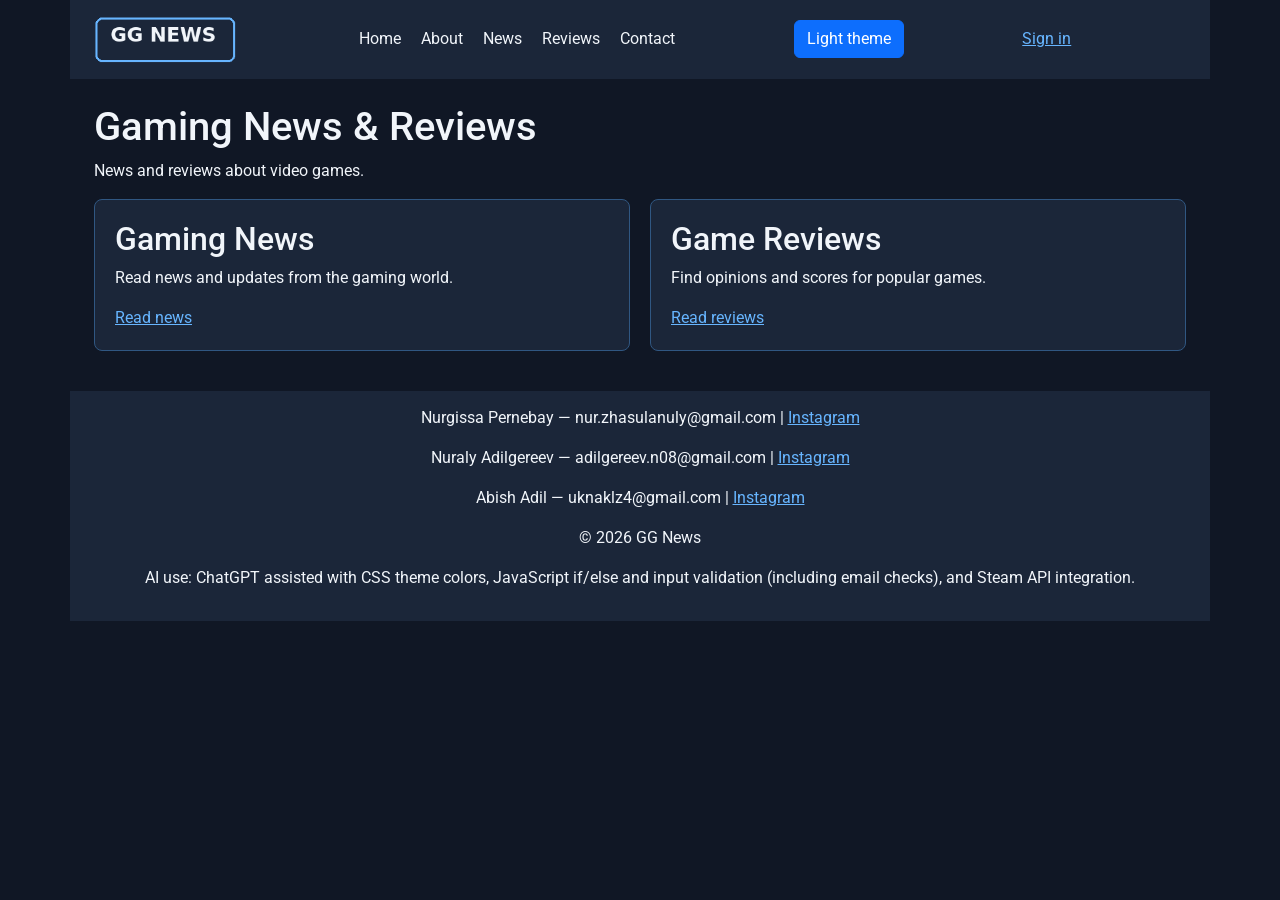
<file: index.html>
<!DOCTYPE html>
<html lang="en">
<head>
    <meta charset="UTF-8">
    <meta name="viewport" content="width=device-width, initial-scale=1.0">
    <title>Home - GG News</title>
    <link rel="stylesheet" href="https://cdn.jsdelivr.net/npm/bootstrap@5.3.6/dist/css/bootstrap.css">
    <link href="https://fonts.googleapis.com/css2?family=Roboto:wght@400;700&display=swap" rel="stylesheet">
    <link rel="stylesheet" href="css/style.css">
</head>
<body>
    <header class="container bar">
        <img class="logo" src="images/logo.png" alt="GG News logo">
        <nav class="menu">
            <a href="index.html">Home</a>
            <a href="about.html">About</a>
            <a href="news.html">News</a>
            <a href="reviews.html">Reviews</a>
            <a href="contact.html">Contact</a>
        </nav>
        <button class="btn btn-primary" id="themeButton" type="button">Light theme</button>
        <a id="signInLink" href="contact.html#signIn">Sign in</a>
        <span id="signedInUser"></span>
        <button class="btn btn-primary" id="signOutButton" type="button">Sign out</button>
    </header>
    <main class="container p-4">
        <h1>Gaming News &amp; Reviews</h1>
        <p>News and reviews about video games.</p>
        <div class="grid">
            <div class="card">
                <h2>Gaming News</h2>
                <p>Read news and updates from the gaming world.</p>
                <a href="news.html">Read news</a>
            </div>
            <div class="card">
                <h2>Game Reviews</h2>
                <p>Find opinions and scores for popular games.</p>
                <a href="reviews.html">Read reviews</a>
            </div>
        </div>
    </main>
    <footer class="container foot text-center mt-3">
        <p>Nurgissa Pernebay — nur.zhasulanuly@gmail.com | <a href="https://www.instagram.com/nurgissa_pernebay/">Instagram</a></p>
        <p>Nuraly Adilgereev — adilgereev.n08@gmail.com | <a href="https://www.instagram.com/adilgereeev_/">Instagram</a></p>
        <p>Abish Adil — uknaklz4@gmail.com | <a href="https://www.instagram.com/epespsycho/">Instagram</a></p>
        <p>© 2026 GG News</p>
        <p>AI use: ChatGPT assisted with CSS theme colors, JavaScript if/else and input validation (including email checks), and Steam API integration.</p>
    </footer>
    <script src="https://code.jquery.com/jquery-3.7.1.js"></script>
    <script src="js/script.js"></script>
</body>
</html>
</file>
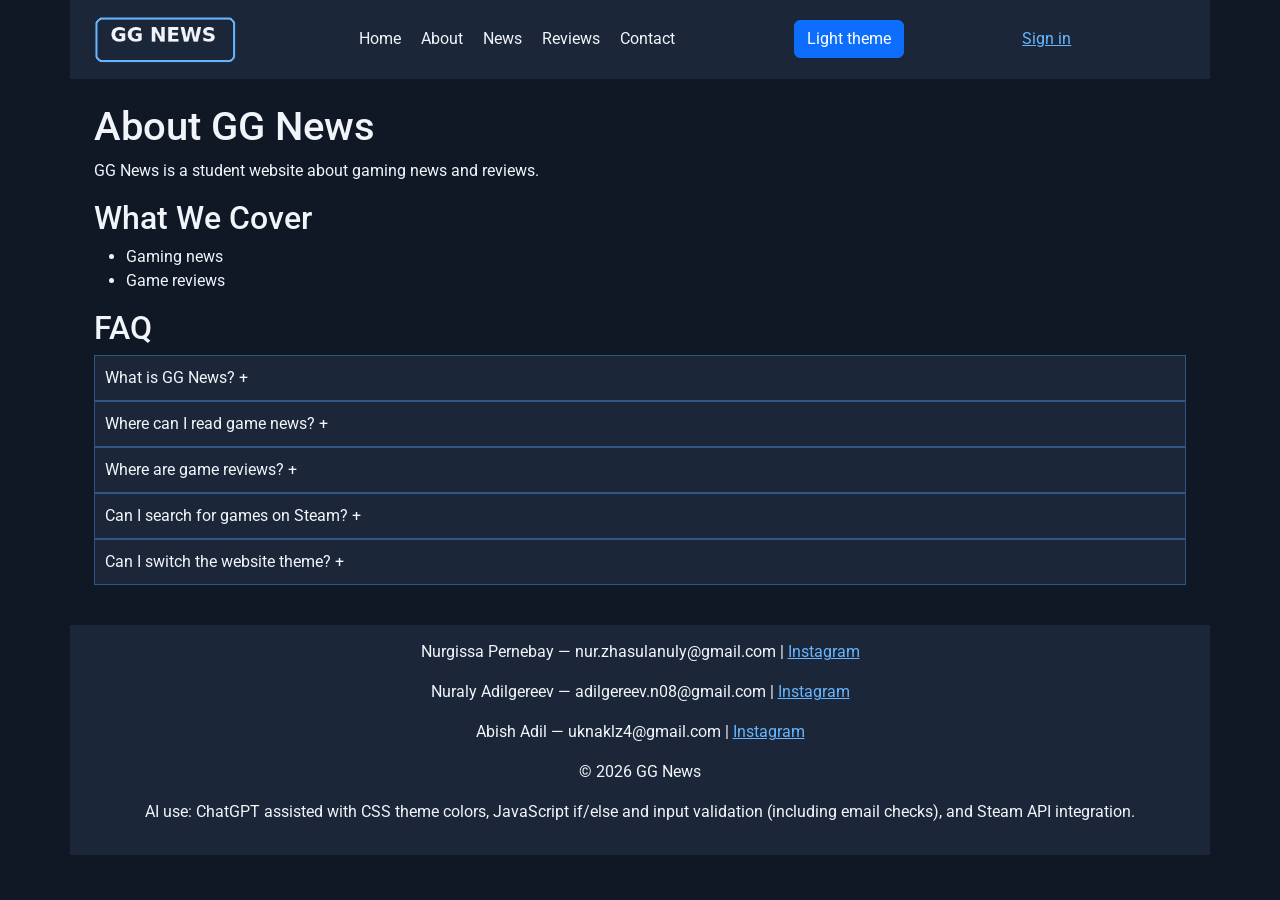
<file: about.html>
<!DOCTYPE html>
<html lang="en">
<head>
    <meta charset="UTF-8">
    <meta name="viewport" content="width=device-width, initial-scale=1.0">
    <title>About - GG News</title>
    <link rel="stylesheet" href="https://cdn.jsdelivr.net/npm/bootstrap@5.3.6/dist/css/bootstrap.css">
    <link href="https://fonts.googleapis.com/css2?family=Roboto:wght@400;700&display=swap" rel="stylesheet">
    <link rel="stylesheet" href="css/style.css">
</head>
<body>
    <header class="container bar">
        <img class="logo" src="images/logo.png" alt="GG News logo">
        <nav class="menu">
            <a href="index.html">Home</a>
            <a href="about.html">About</a>
            <a href="news.html">News</a>
            <a href="reviews.html">Reviews</a>
            <a href="contact.html">Contact</a>
        </nav>
        <button class="btn btn-primary" id="themeButton" type="button">Light theme</button>
        <a id="signInLink" href="contact.html#signIn">Sign in</a>
        <span id="signedInUser"></span>
        <button class="btn btn-primary" id="signOutButton" type="button">Sign out</button>
    </header>
    <main class="container p-4">
        <h1>About GG News</h1>
        <p>GG News is a student website about gaming news and reviews.</p>
        <h2>What We Cover</h2>
        <ul>
            <li>Gaming news</li>
            <li>Game reviews</li>
        </ul>
        <h2>FAQ</h2>
        <div id="faq">
            <button class="faq-question" type="button">What is GG News? <span>+</span></button>
            <p class="faq-answer">A student website about gaming news and reviews.</p>
            <button class="faq-question" type="button">Where can I read game news? <span>+</span></button>
            <p class="faq-answer">Open the News page.</p>
            <button class="faq-question" type="button">Where are game reviews? <span>+</span></button>
            <p class="faq-answer">Open the Reviews page.</p>
            <button class="faq-question" type="button">Can I search for games on Steam? <span>+</span></button>
            <p class="faq-answer">Yes. Use the Steam Search section on the News page.</p>
            <button class="faq-question" type="button">Can I switch the website theme? <span>+</span></button>
            <p class="faq-answer">Yes. Click the theme button at the top of any page.</p>
        </div>
    </main>
    <footer class="container foot text-center mt-3">
        <p>Nurgissa Pernebay — nur.zhasulanuly@gmail.com | <a href="https://www.instagram.com/nurgissa_pernebay/">Instagram</a></p>
        <p>Nuraly Adilgereev — adilgereev.n08@gmail.com | <a href="https://www.instagram.com/adilgereeev_/">Instagram</a></p>
        <p>Abish Adil — uknaklz4@gmail.com | <a href="https://www.instagram.com/epespsycho/">Instagram</a></p>
        <p>© 2026 GG News</p>
        <p>AI use: ChatGPT assisted with CSS theme colors, JavaScript if/else and input validation (including email checks), and Steam API integration.</p>
    </footer>
    <script src="https://code.jquery.com/jquery-3.7.1.js"></script>
    <script src="js/script.js"></script>
</body>
</html>
</file>
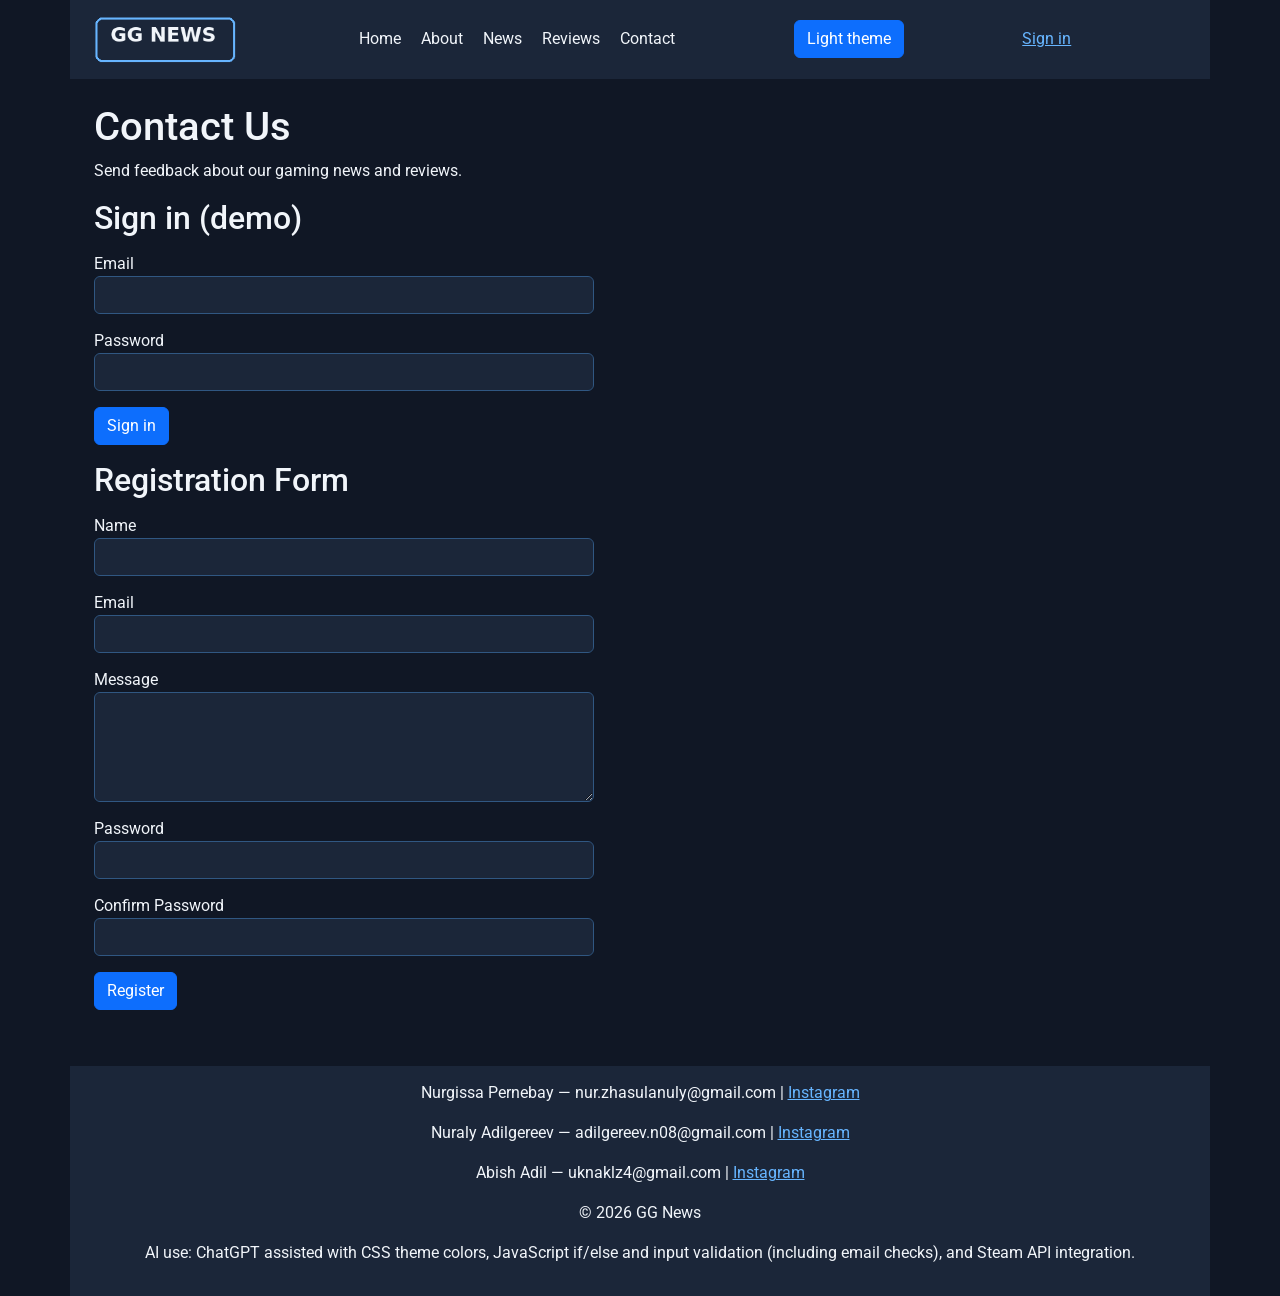
<file: contact.html>
<!DOCTYPE html>
<html lang="en">
<head>
    <meta charset="UTF-8">
    <meta name="viewport" content="width=device-width, initial-scale=1.0">
    <title>Contact - GG News</title>
    <link rel="stylesheet" href="https://cdn.jsdelivr.net/npm/bootstrap@5.3.6/dist/css/bootstrap.css">
    <link href="https://fonts.googleapis.com/css2?family=Roboto:wght@400;700&display=swap" rel="stylesheet">
    <link rel="stylesheet" href="css/style.css">
</head>
<body>
    <header class="container bar">
        <img class="logo" src="images/logo.png" alt="GG News logo">
        <nav class="menu">
            <a href="index.html">Home</a>
            <a href="about.html">About</a>
            <a href="news.html">News</a>
            <a href="reviews.html">Reviews</a>
            <a href="contact.html">Contact</a>
        </nav>
        <button class="btn btn-primary" id="themeButton" type="button">Light theme</button>
        <a id="signInLink" href="contact.html#signIn">Sign in</a>
        <span id="signedInUser"></span>
        <button class="btn btn-primary" id="signOutButton" type="button">Sign out</button>
    </header>
    <main class="container p-4">
        <h1>Contact Us</h1>
        <p>Send feedback about our gaming news and reviews.</p>
        <h2 id="signIn">Sign in (demo)</h2>
        <form id="signInForm" class="form" novalidate>
            <label for="signInEmail">Email</label>
            <input class="form-control" id="signInEmail" type="email" required>
            <label for="signInPassword">Password</label>
            <input class="form-control" id="signInPassword" type="password" required>
            <button class="btn btn-primary mt-3" type="submit">Sign in</button>
        </form>
        <p id="signInStatus"></p>
        <h2>Registration Form</h2>
        <form class="form" id="registerForm" novalidate>
            <label for="name">Name</label>
            <input class="form-control" type="text" id="name" required>
            <small id="nameFeedback" class="d-block"></small>
            <label for="email">Email</label>
            <input class="form-control" type="email" id="email" required>
            <small id="emailFeedback" class="d-block"></small>
            <label for="message">Message</label>
            <textarea class="form-control" id="message" rows="4" required></textarea>
            <small id="messageFeedback" class="d-block"></small>
            <label for="password">Password</label>
            <input class="form-control" type="password" id="password" required>
            <small id="passwordFeedback" class="d-block"></small>
            <small id="strength" class="d-block"></small>
            <label for="confirmPassword">Confirm Password</label>
            <input class="form-control" type="password" id="confirmPassword" required>
            <small id="confirmPasswordFeedback" class="d-block"></small>
            <button class="btn btn-primary mt-3" type="submit">Register</button>
            <p id="formStatus" class="mt-2"></p>
        </form>
    </main>
    <footer class="container foot text-center mt-3">
        <p>Nurgissa Pernebay — nur.zhasulanuly@gmail.com | <a href="https://www.instagram.com/nurgissa_pernebay/">Instagram</a></p>
        <p>Nuraly Adilgereev — adilgereev.n08@gmail.com | <a href="https://www.instagram.com/adilgereeev_/">Instagram</a></p>
        <p>Abish Adil — uknaklz4@gmail.com | <a href="https://www.instagram.com/epespsycho/">Instagram</a></p>
        <p>© 2026 GG News</p>
        <p>AI use: ChatGPT assisted with CSS theme colors, JavaScript if/else and input validation (including email checks), and Steam API integration.</p>
    </footer>
    <script src="https://code.jquery.com/jquery-3.7.1.js"></script>
    <script src="js/script.js"></script>
</body>
</html>
</file>
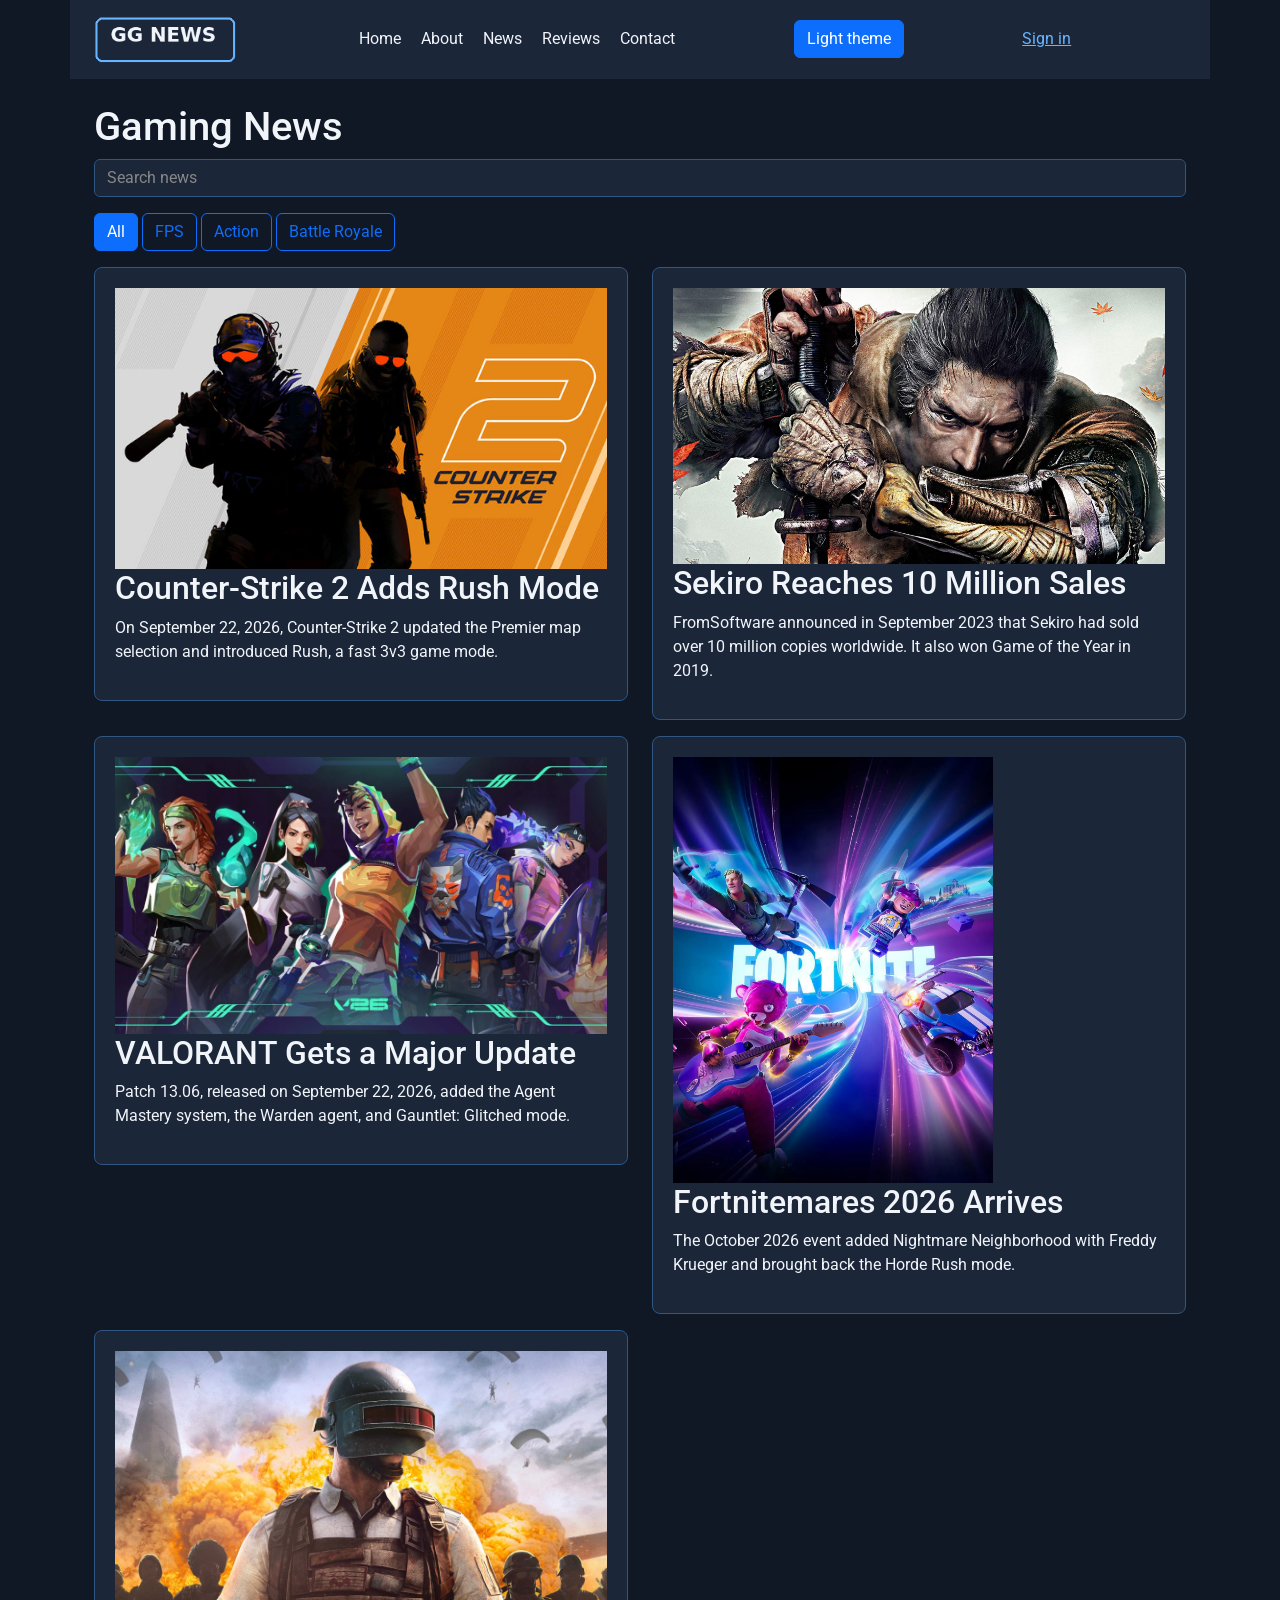
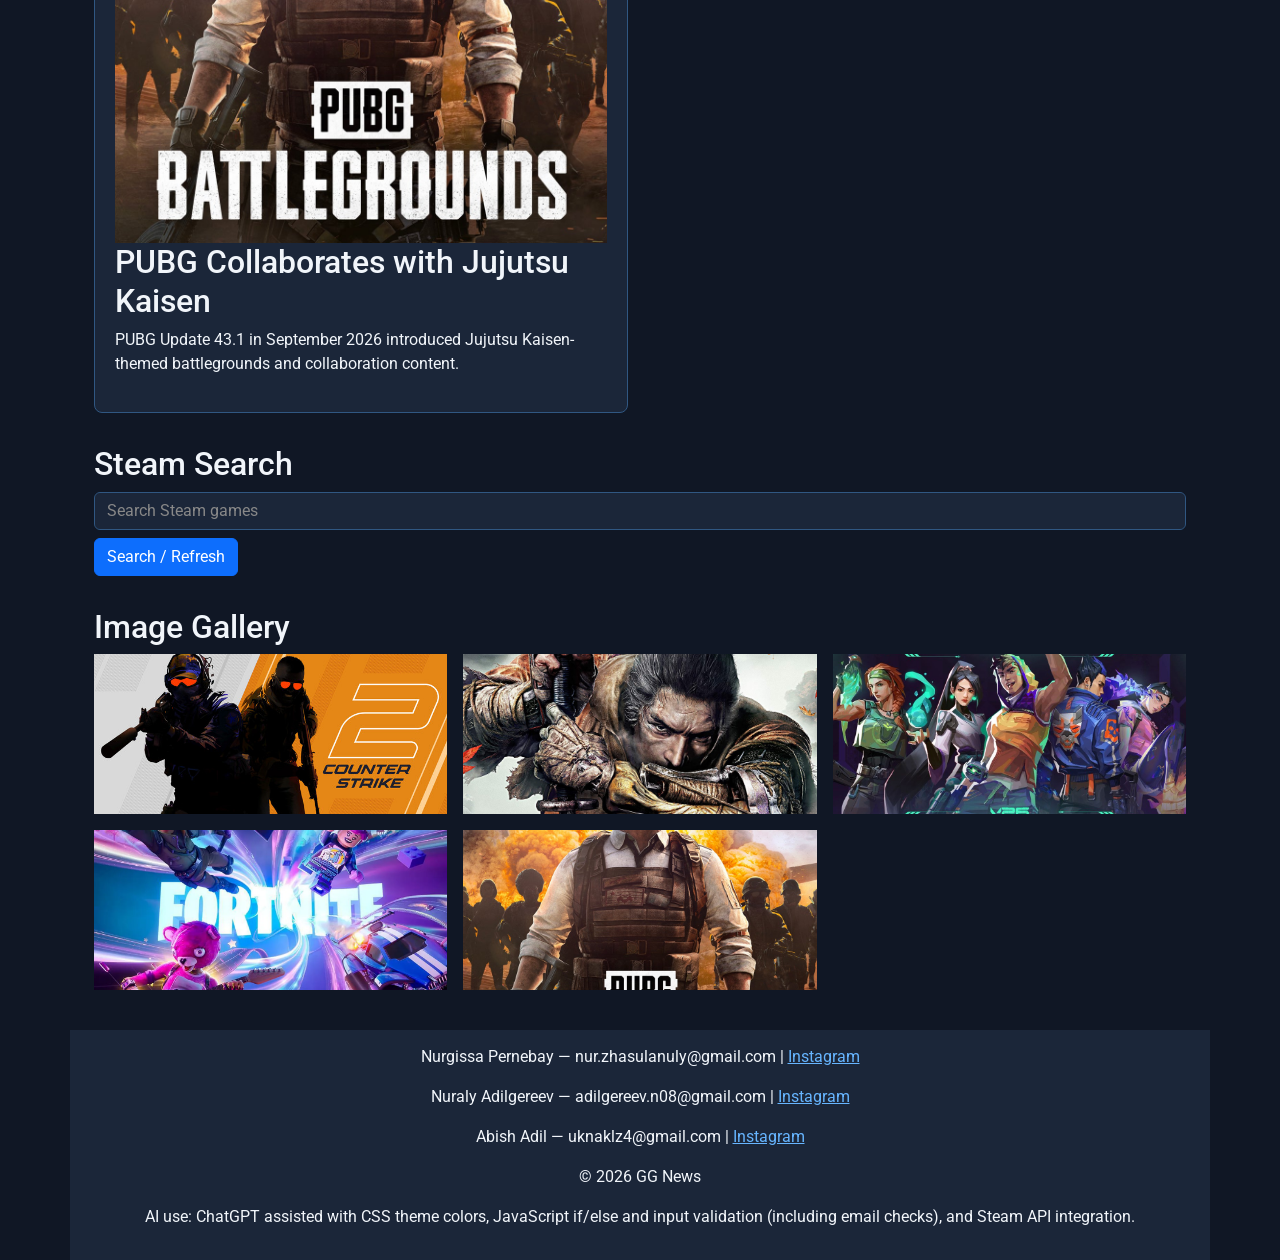
<file: news.html>
<!DOCTYPE html>
<html lang="en">
<head>
    <meta charset="UTF-8">
    <meta name="viewport" content="width=device-width, initial-scale=1.0">
    <title>News - GG News</title>
    <link rel="stylesheet" href="https://cdn.jsdelivr.net/npm/bootstrap@5.3.6/dist/css/bootstrap.css">
    <link href="https://fonts.googleapis.com/css2?family=Roboto:wght@400;700&display=swap" rel="stylesheet">
    <link rel="stylesheet" href="css/style.css">
</head>
<body>
    <header class="container bar">
        <img class="logo" src="images/logo.png" alt="GG News logo">
        <nav class="menu">
            <a href="index.html">Home</a>
            <a href="about.html">About</a>
            <a href="news.html">News</a>
            <a href="reviews.html">Reviews</a>
            <a href="contact.html">Contact</a>
        </nav>
        <button class="btn btn-primary" id="themeButton" type="button">Light theme</button>
        <a id="signInLink" href="contact.html#signIn">Sign in</a>
        <span id="signedInUser"></span>
        <button class="btn btn-primary" id="signOutButton" type="button">Sign out</button>
    </header>
    <main class="container p-4">
        <h1>Gaming News</h1>
        <input id="search" class="form-control mb-3" type="search" placeholder="Search news" aria-label="Search news">
        <div class="mb-3">
            <button class="btn btn-primary category-btn" data-category="all">All</button>
            <button class="btn btn-outline-primary category-btn" data-category="fps">FPS</button>
            <button class="btn btn-outline-primary category-btn" data-category="action">Action</button>
            <button class="btn btn-outline-primary category-btn" data-category="battle">Battle Royale</button>
        </div>
        <div class="row">
            <div class="col-12 col-md-6 mb-3 news-item" data-category="fps">
                <div class="card">
                    <img class="pic" src="images/cs2.png" alt="Counter-Strike 2">
                    <h2>Counter-Strike 2 Adds Rush Mode</h2>
                    <p>On September 22, 2026, Counter-Strike 2 updated the Premier map selection and introduced Rush, a fast 3v3 game mode.</p>
                </div>
            </div>
            <div class="col-12 col-md-6 mb-3 news-item" data-category="action">
                <div class="card">
                    <img class="pic" src="images/sekiro.png" alt="Sekiro: Shadows Die Twice" loading="lazy">
                    <h2>Sekiro Reaches 10 Million Sales</h2>
                    <p>FromSoftware announced in September 2023 that Sekiro had sold over 10 million copies worldwide. It also won Game of the Year in 2019.</p>
                </div>
            </div>
            <div class="col-12 col-md-6 mb-3 news-item" data-category="fps">
                <div class="card">
                    <img class="pic" src="images/valorant.png" alt="Valorant" loading="lazy">
                    <h2>VALORANT Gets a Major Update</h2>
                    <p>Patch 13.06, released on September 22, 2026, added the Agent Mastery system, the Warden agent, and Gauntlet: Glitched mode.</p>
                </div>
            </div>
            <div class="col-12 col-md-6 mb-3 news-item" data-category="battle">
                <div class="card">
                    <img class="pic poster" src="images/fortnite.png" alt="Fortnite" loading="lazy">
                    <h2>Fortnitemares 2026 Arrives</h2>
                    <p>The October 2026 event added Nightmare Neighborhood with Freddy Krueger and brought back the Horde Rush mode.</p>
                </div>
            </div>
            <div class="col-12 col-md-6 mb-3 news-item" data-category="battle">
                <div class="card">
                    <img class="pic" src="images/pubg.png" alt="PUBG: Battlegrounds" loading="lazy">
                    <h2>PUBG Collaborates with Jujutsu Kaisen</h2>
                    <p>PUBG Update 43.1 in September 2026 introduced Jujutsu Kaisen-themed battlegrounds and collaboration content.</p>
                </div>
            </div>
        </div>
        <h2 class="mt-3">Steam Search</h2>
        <form id="steamForm" class="mb-3">
            <input id="steamSearch" class="form-control" type="search" placeholder="Search Steam games" aria-label="Search Steam games" required>
            <button class="btn btn-primary mt-2" type="submit">Search / Refresh</button>
        </form>
        <p id="steamStatus"></p>
        <div id="steamResults" class="grid"></div>
        <h2 class="mt-3">Image Gallery</h2>
        <div id="gallery" class="row g-3">
            <div class="col-6 col-md-4"><img class="pic gallery-img" src="images/cs2.png" alt="Counter-Strike 2"></div>
            <div class="col-6 col-md-4"><img class="pic gallery-img" src="images/sekiro.png" alt="Sekiro"></div>
            <div class="col-6 col-md-4"><img class="pic gallery-img" src="images/valorant.png" alt="VALORANT"></div>
            <div class="col-6 col-md-4"><img class="pic gallery-img" src="images/fortnite.png" alt="Fortnite"></div>
            <div class="col-6 col-md-4"><img class="pic gallery-img" src="images/pubg.png" alt="PUBG"></div>
        </div>
        <div id="lightbox">
            <button id="closeImage" aria-label="Close image">&times;</button>
            <div class="lightbox-content">
                <button id="prevImage" aria-label="Previous image">&#10094;</button>
                <img id="largeImage" alt="Enlarged game image">
                <button id="nextImage" aria-label="Next image">&#10095;</button>
            </div>
        </div>
    </main>
    <footer class="container foot text-center mt-3">
        <p>Nurgissa Pernebay — nur.zhasulanuly@gmail.com | <a href="https://www.instagram.com/nurgissa_pernebay/">Instagram</a></p>
        <p>Nuraly Adilgereev — adilgereev.n08@gmail.com | <a href="https://www.instagram.com/adilgereeev_/">Instagram</a></p>
        <p>Abish Adil — uknaklz4@gmail.com | <a href="https://www.instagram.com/epespsycho/">Instagram</a></p>
        <p>© 2026 GG News</p>
        <p>AI use: ChatGPT assisted with CSS theme colors, JavaScript if/else and input validation (including email checks), and Steam API integration.</p>
    </footer>
    <script src="https://code.jquery.com/jquery-3.7.1.js"></script>
    <script src="js/script.js"></script>
</body>
</html>
</file>
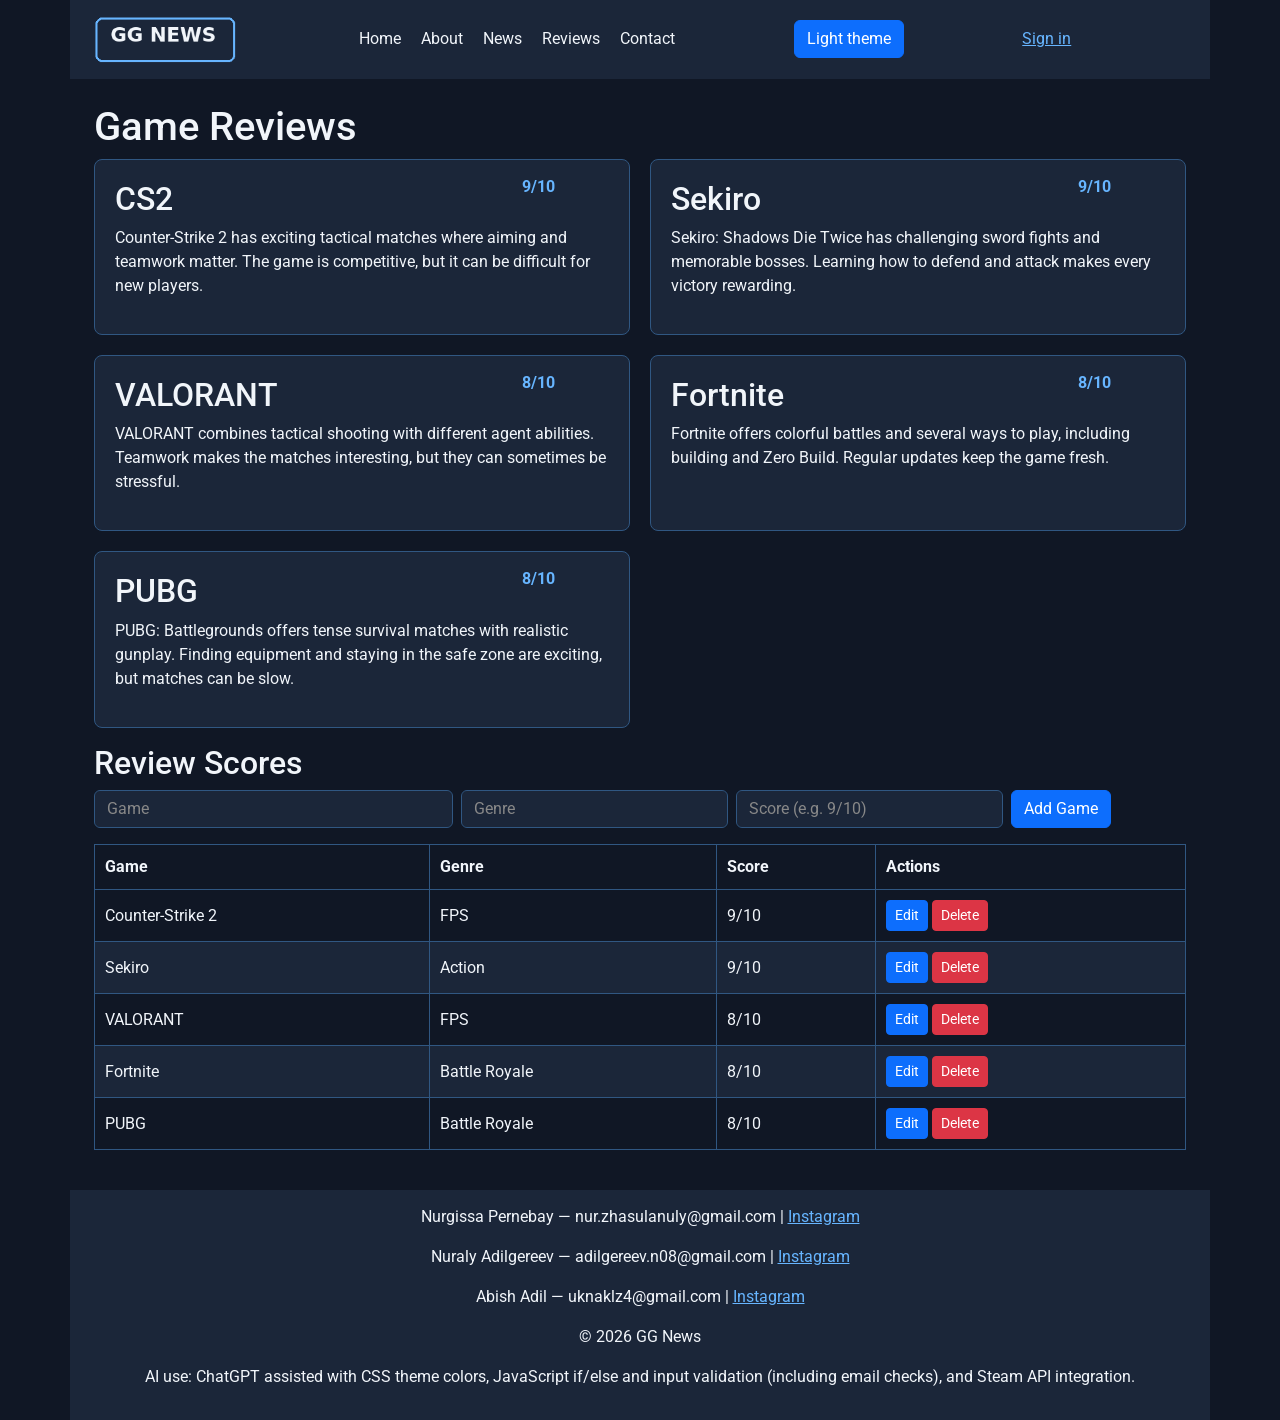
<file: reviews.html>
<!DOCTYPE html>
<html lang="en">
<head>
    <meta charset="UTF-8">
    <meta name="viewport" content="width=device-width, initial-scale=1.0">
    <title>Reviews - GG News</title>
    <link rel="stylesheet" href="https://cdn.jsdelivr.net/npm/bootstrap@5.3.6/dist/css/bootstrap.css">
    <link href="https://fonts.googleapis.com/css2?family=Roboto:wght@400;700&display=swap" rel="stylesheet">
    <link rel="stylesheet" href="css/style.css">
</head>
<body>
    <header class="container bar">
        <img class="logo" src="images/logo.png" alt="GG News logo">
        <nav class="menu">
            <a href="index.html">Home</a>
            <a href="about.html">About</a>
            <a href="news.html">News</a>
            <a href="reviews.html">Reviews</a>
            <a href="contact.html">Contact</a>
        </nav>
        <button class="btn btn-primary" id="themeButton" type="button">Light theme</button>
        <a id="signInLink" href="contact.html#signIn">Sign in</a>
        <span id="signedInUser"></span>
        <button class="btn btn-primary" id="signOutButton" type="button">Sign out</button>
    </header>
    <main class="container p-4">
        <h1>Game Reviews</h1>
        <div class="grid">
            <div class="card">
                <span class="score">9/10</span>
                <h2>CS2</h2>
                <p>Counter-Strike 2 has exciting tactical matches where aiming and teamwork matter. The game is competitive, but it can be difficult for new players.</p>
            </div>
            <div class="card">
                <span class="score">9/10</span>
                <h2>Sekiro</h2>
                <p>Sekiro: Shadows Die Twice has challenging sword fights and memorable bosses. Learning how to defend and attack makes every victory rewarding.</p>
            </div>
            <div class="card">
                <span class="score">8/10</span>
                <h2>VALORANT</h2>
                <p>VALORANT combines tactical shooting with different agent abilities. Teamwork makes the matches interesting, but they can sometimes be stressful.</p>
            </div>
            <div class="card">
                <span class="score">8/10</span>
                <h2>Fortnite</h2>
                <p>Fortnite offers colorful battles and several ways to play, including building and Zero Build. Regular updates keep the game fresh.</p>
            </div>
            <div class="card">
                <span class="score">8/10</span>
                <h2>PUBG</h2>
                <p>PUBG: Battlegrounds offers tense survival matches with realistic gunplay. Finding equipment and staying in the safe zone are exciting, but matches can be slow.</p>
            </div>
        </div>
        <h2 class="mt-3">Review Scores</h2>
        <form id="gameForm" class="row g-2 mb-3">
            <div class="col-12 col-md-4"><input id="gameName" class="form-control" placeholder="Game" aria-label="Game" required></div>
            <div class="col-12 col-md-3"><input id="gameGenre" class="form-control" placeholder="Genre" aria-label="Genre" required></div>
            <div class="col-12 col-md-3"><input id="gameScore" class="form-control" placeholder="Score (e.g. 9/10)" aria-label="Score" required></div>
            <div class="col-12 col-md-2"><button id="saveGame" class="btn btn-primary" type="submit">Add Game</button></div>
        </form>
        <table class="scores">
            <thead><tr><th>Game</th><th>Genre</th><th>Score</th><th>Actions</th></tr></thead>
            <tbody id="gameRows">
                <tr><td>Counter-Strike 2</td><td>FPS</td><td>9/10</td><td><button class="btn btn-sm btn-primary edit">Edit</button> <button class="btn btn-sm btn-danger delete">Delete</button></td></tr>
                <tr><td>Sekiro</td><td>Action</td><td>9/10</td><td><button class="btn btn-sm btn-primary edit">Edit</button> <button class="btn btn-sm btn-danger delete">Delete</button></td></tr>
                <tr><td>VALORANT</td><td>FPS</td><td>8/10</td><td><button class="btn btn-sm btn-primary edit">Edit</button> <button class="btn btn-sm btn-danger delete">Delete</button></td></tr>
                <tr><td>Fortnite</td><td>Battle Royale</td><td>8/10</td><td><button class="btn btn-sm btn-primary edit">Edit</button> <button class="btn btn-sm btn-danger delete">Delete</button></td></tr>
                <tr><td>PUBG</td><td>Battle Royale</td><td>8/10</td><td><button class="btn btn-sm btn-primary edit">Edit</button> <button class="btn btn-sm btn-danger delete">Delete</button></td></tr>
            </tbody>
        </table>
    </main>
    <footer class="container foot text-center mt-3">
        <p>Nurgissa Pernebay — nur.zhasulanuly@gmail.com | <a href="https://www.instagram.com/nurgissa_pernebay/">Instagram</a></p>
        <p>Nuraly Adilgereev — adilgereev.n08@gmail.com | <a href="https://www.instagram.com/adilgereeev_/">Instagram</a></p>
        <p>Abish Adil — uknaklz4@gmail.com | <a href="https://www.instagram.com/epespsycho/">Instagram</a></p>
        <p>© 2026 GG News</p>
        <p>AI use: ChatGPT assisted with CSS theme colors, JavaScript if/else and input validation (including email checks), and Steam API integration.</p>
    </footer>
    <script src="https://code.jquery.com/jquery-3.7.1.js"></script>
    <script src="js/script.js"></script>
</body>
</html>
</file>
<file: css/style.css>
:root {
    --bg: #101725;
    --panel: #1b2639;
    --text: #f1f5fa;
    --border: #305782;
    --link: #67b5ff;
}
[data-theme="light"] {
    --bg: #ffffff;
    --panel: #eef2f7;
    --text: #171717;
    --border: #a0b0c2;
    --link: #0056aa;
}
body {
    background-color: var(--bg);
    color: var(--text);
    font-family: 'Roboto', Arial, sans-serif;
}
.bar {
    display: flex;
    justify-content: space-between;
    align-items: center;
    gap: 20px;
    flex-wrap: wrap;
    background-color: var(--panel);
    padding: 12px 20px;
}
.logo {
    width: 150px;
    height: auto;
}
.menu {
    display: flex;
    gap: 20px;
}
.menu a {
    color: var(--text);
    text-decoration: none;
}
.menu a:hover, .menu a:focus {
    color: var(--link);
}
.grid {
    display: grid;
    grid-template-columns: repeat(2, 1fr);
    gap: 20px;
}
.card {
    position: relative;
    background-color: var(--panel);
    color: var(--text);
    padding: 20px;
    border: 1px solid var(--border);
    border-radius: 8px;
}
.card a {
    color: var(--link);
}
.pic {
    width: 100%;
    height: auto;
}
.poster {
    width: 65%;
}
.score {
    position: absolute;
    top: 15px;
    left: 80%;
    color: var(--link);
    font-weight: bold;
}
.scores {
    width: 100%;
    border-collapse: collapse;
}
.scores th, .scores td {
    padding: 10px;
    border: 1px solid var(--border);
}
.scores tr:nth-child(even) {
    background-color: var(--panel);
}
.form {
    max-width: 500px;
}
.form label {
    display: block;
    margin-top: 15px;
}
.foot {
    background-color: var(--panel);
    padding: 15px;
}
.foot a {
    color: var(--link);
}
@media (max-width: 768px) {
    .grid {
        grid-template-columns: 1fr;
    }
}
@media (max-width: 575px) {
    .bar {
        flex-direction: column;
    }
    .menu {
        flex-wrap: wrap;
        justify-content: center;
    }
    h1 {
        font-size: 28px;
    }
}
.gallery-img {
    height: 160px;
    object-fit: cover;
    cursor: pointer;
}
#lightbox {
    display: none;
    position: fixed;
    inset: 0;
    z-index: 1000;
    background: rgba(0, 0, 0, 0.9);
}
.lightbox-content {
    display: flex;
    align-items: center;
    justify-content: center;
    gap: 10px;
    height: 100%;
}
#largeImage {
    max-width: 75vw;
    max-height: 80vh;
}
#lightbox button {
    background: none;
    border: 0;
    color: white;
    font-size: 36px;
}
#closeImage {
    position: absolute;
    top: 10px;
    right: 20px;
}
.form-control, .form-control:focus {
    background-color: var(--panel);
    color: var(--text);
    border-color: var(--border);
}
.form-control::placeholder {
    color: #888888;
}
#signInLink {
    color: var(--link);
}
#signOutButton {
    display: none;
}
.faq-question {
    display: block;
    width: 100%;
    text-align: left;
    padding: 10px;
    background-color: var(--panel);
    color: var(--text);
    border: 1px solid var(--border);
}
.faq-answer {
    display: none;
    padding: 10px;
}
#steamResults img {
    max-width: 100%;
    height: auto;
}
</file>
